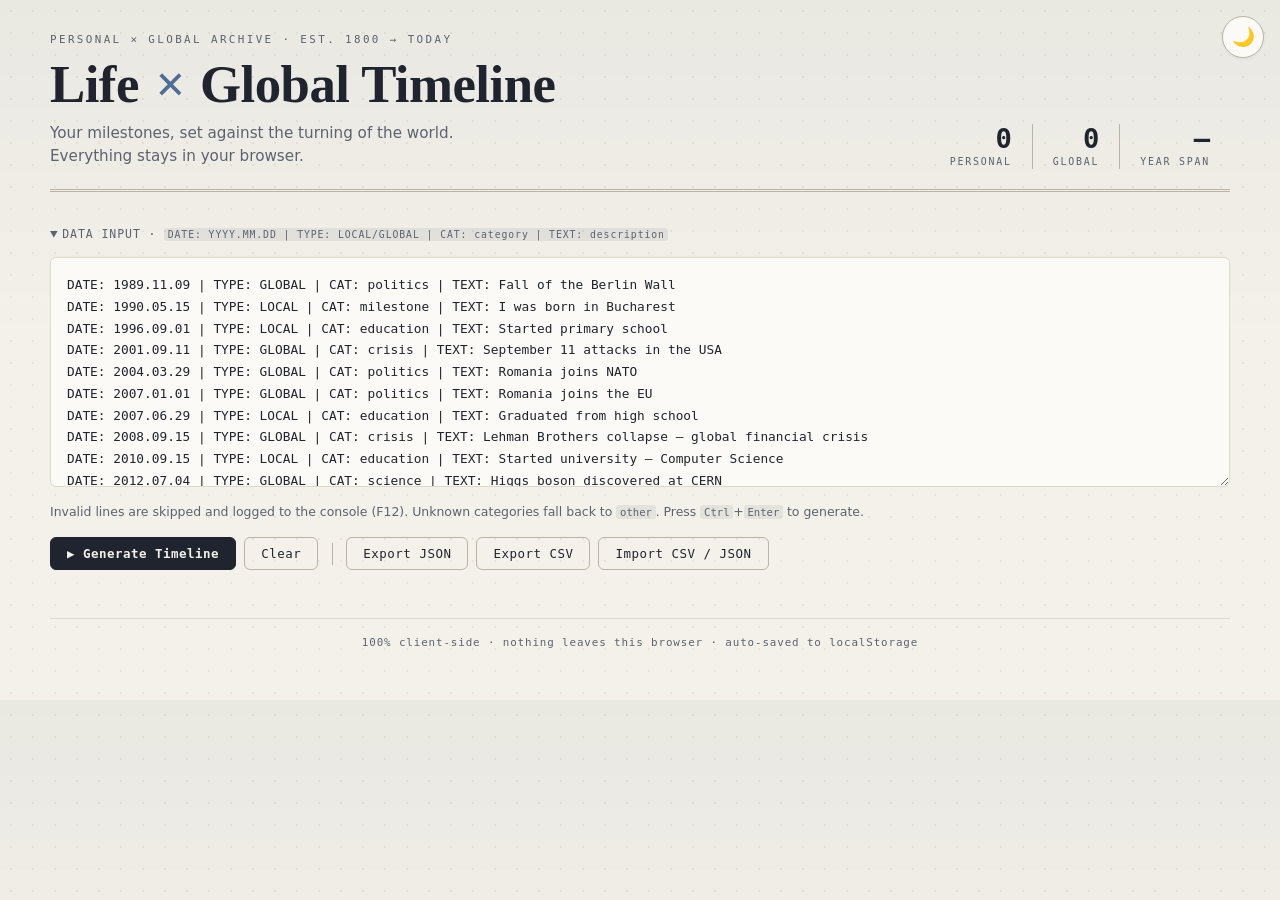
<file: demo v2/index.html>
<!-- @file index.html | @version 1.2.0 | @updated 2026-07-21 | Life × Global Timeline -->
<!DOCTYPE html>
<html lang="en" data-theme="light">
<head>
  <meta charset="UTF-8" />
  <meta name="viewport" content="width=device-width, initial-scale=1.0" />
  <meta name="description" content="A dual-axis timeline that maps personal milestones against global history. 100% client-side." />
  <!-- Strict CSP: nothing external can load. Defense-in-depth, per project security policy. -->
  <meta http-equiv="Content-Security-Policy" content="default-src 'self'; style-src 'self'; script-src 'self'; img-src 'self' data:;" />
  <title>Life × Global Timeline</title>
  <link rel="icon" href="data:image/svg+xml,<svg xmlns='http://www.w3.org/2000/svg' viewBox='0 0 100 100'><text y='.9em' font-size='90'>⏳</text></svg>" />
  <link rel="stylesheet" href="styles.css" />
</head>
<body>
  <a href="#timeline-output" class="skip-link">Skip to timeline</a>

  <button id="theme-toggle" class="theme-toggle" type="button" aria-label="Toggle light/dark theme">🌙</button>

  <!-- Masthead: archive-style header with live statistics -->
  <header class="app-masthead">
    <div class="masthead-title">
      <p class="eyebrow">Personal × Global Archive · Est. 1800 → Today</p>
      <h1 class="app-title">Life <span class="times">×</span> Global Timeline</h1>
      <p class="tagline">Your milestones, set against the turning of the world. Everything stays in your browser.</p>
    </div>
    <div class="stats" role="status" aria-label="Timeline statistics">
      <div class="stat"><span class="stat-num" id="stat-local">0</span><span class="stat-label">Personal</span></div>
      <div class="stat"><span class="stat-num" id="stat-global">0</span><span class="stat-label">Global</span></div>
      <div class="stat"><span class="stat-num" id="stat-span">—</span><span class="stat-label">Year span</span></div>
    </div>
  </header>

  <main>
    <!-- Data input, collapsible so the timeline takes center stage -->
    <details class="data-input" open>
      <summary>DATA INPUT · <code>DATE: YYYY.MM.DD | TYPE: LOCAL/GLOBAL | CAT: category | TEXT: description</code></summary>
      <textarea id="input-data" spellcheck="false"
        aria-label="Timeline events, one per line, in the documented format">DATE: 1989.11.09 | TYPE: GLOBAL | CAT: politics | TEXT: Fall of the Berlin Wall
DATE: 1990.05.15 | TYPE: LOCAL | CAT: milestone | TEXT: I was born in Bucharest
DATE: 1996.09.01 | TYPE: LOCAL | CAT: education | TEXT: Started primary school
DATE: 2001.09.11 | TYPE: GLOBAL | CAT: crisis | TEXT: September 11 attacks in the USA
DATE: 2004.03.29 | TYPE: GLOBAL | CAT: politics | TEXT: Romania joins NATO
DATE: 2007.01.01 | TYPE: GLOBAL | CAT: politics | TEXT: Romania joins the EU
DATE: 2007.06.29 | TYPE: LOCAL | CAT: education | TEXT: Graduated from high school
DATE: 2008.09.15 | TYPE: GLOBAL | CAT: crisis | TEXT: Lehman Brothers collapse — global financial crisis
DATE: 2010.09.15 | TYPE: LOCAL | CAT: education | TEXT: Started university — Computer Science
DATE: 2012.07.04 | TYPE: GLOBAL | CAT: science | TEXT: Higgs boson discovered at CERN
DATE: 2014.06.01 | TYPE: LOCAL | CAT: career | TEXT: First internship at a tech company
DATE: 2016.06.23 | TYPE: GLOBAL | CAT: politics | TEXT: Brexit referendum — UK votes to leave EU
DATE: 2017.09.01 | TYPE: LOCAL | CAT: career | TEXT: First full-time job as a developer
DATE: 2020.03.11 | TYPE: GLOBAL | CAT: crisis | TEXT: WHO declares COVID-19 a global pandemic
DATE: 2020.04.15 | TYPE: LOCAL | CAT: career | TEXT: Switched to full remote work
DATE: 2022.02.24 | TYPE: GLOBAL | CAT: conflict | TEXT: Russia invades Ukraine
DATE: 2022.11.30 | TYPE: GLOBAL | CAT: science | TEXT: ChatGPT launched by OpenAI
DATE: 2023.06.10 | TYPE: LOCAL | CAT: travel | TEXT: First trip to Japan
DATE: 2024.03.01 | TYPE: LOCAL | CAT: relationship | TEXT: Got married 🎉</textarea>
      <p class="hint">Invalid lines are skipped and logged to the console (F12). Unknown categories fall back to <code>other</code>. Press <kbd>Ctrl</kbd>+<kbd>Enter</kbd> to generate.</p>
    </details>

    <!-- Toolbar -->
    <div class="controls">
      <button id="btn-generate" class="btn btn-primary" type="button">▶ Generate Timeline</button>
      <button id="btn-clear" class="btn" type="button">Clear</button>
      <span class="controls-sep" aria-hidden="true"></span>
      <button id="btn-export-json" class="btn" type="button">Export JSON</button>
      <button id="btn-export-csv" class="btn" type="button">Export CSV</button>
      <button id="btn-import" class="btn" type="button">Import CSV / JSON</button>
      <input type="file" id="file-input" accept=".csv,.json" />
    </div>

    <!-- Filter panel is populated by filters.js after each generate -->
    <section id="filter-panel" aria-label="Timeline filters"></section>

    <!-- Timeline output (announced to screen readers on update) -->
    <section id="timeline-output" aria-live="polite" aria-label="Generated timeline"></section>
  </main>

  <footer class="app-footer">
    100% client-side · nothing leaves this browser · auto-saved to localStorage
  </footer>

  <!-- Classic scripts (no ES modules) so the app works from file:// with zero server.
       Each file registers itself on the global LT namespace. -->
  <script src="parser.js"></script>
  <script src="storage.js"></script>
  <script src="filters.js"></script>
  <script src="theme.js"></script>
  <script src="io.js"></script>
  <script src="renderer.js"></script>
  <script src="app.js"></script>
</body>
</html>
</file>
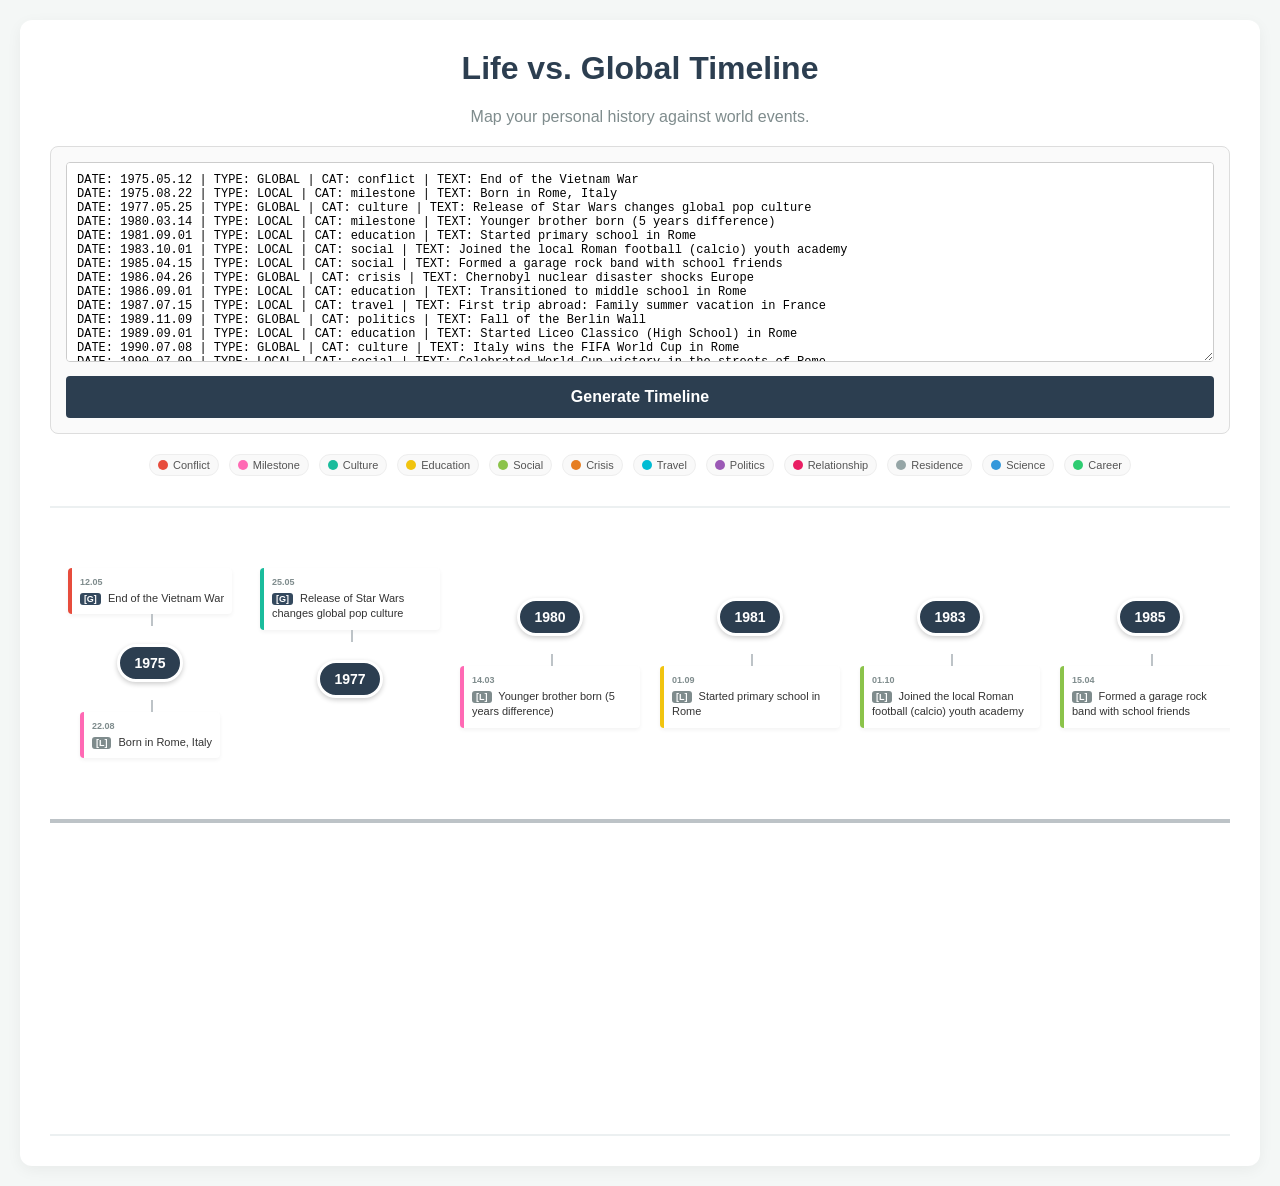
<file: demo/index.html>
<!DOCTYPE html>
<html lang="en">
<head>
    <meta charset="UTF-8">
    <meta name="viewport" content="width=device-width, initial-scale=1.0">
    <meta http-equiv="Content-Security-Policy" content="default-src 'self'; script-src 'self'; style-src 'self'; img-src 'self'; object-src 'none'; base-uri 'none'; form-action 'none'; frame-ancestors 'none';">
    <title>Life vs. Global Timeline</title>
    <link rel="stylesheet" href="css/style.css">
</head>
<body>

    <div class="container">
        <h1>Life vs. Global Timeline</h1>
        <p class="subtitle">Map your personal history against world events.</p>

        <div class="input-section">
            <textarea id="data-input" aria-label="Timeline event data">DATE: 1975.05.12 | TYPE: GLOBAL | CAT: conflict | TEXT: End of the Vietnam War
DATE: 1975.08.22 | TYPE: LOCAL | CAT: milestone | TEXT: Born in Rome, Italy
DATE: 1977.05.25 | TYPE: GLOBAL | CAT: culture | TEXT: Release of Star Wars changes global pop culture
DATE: 1980.03.14 | TYPE: LOCAL | CAT: milestone | TEXT: Younger brother born (5 years difference)
DATE: 1981.09.01 | TYPE: LOCAL | CAT: education | TEXT: Started primary school in Rome
DATE: 1983.10.01 | TYPE: LOCAL | CAT: social | TEXT: Joined the local Roman football (calcio) youth academy
DATE: 1985.04.15 | TYPE: LOCAL | CAT: social | TEXT: Formed a garage rock band with school friends
DATE: 1986.04.26 | TYPE: GLOBAL | CAT: crisis | TEXT: Chernobyl nuclear disaster shocks Europe
DATE: 1986.09.01 | TYPE: LOCAL | CAT: education | TEXT: Transitioned to middle school in Rome
DATE: 1987.07.15 | TYPE: LOCAL | CAT: travel | TEXT: First trip abroad: Family summer vacation in France
DATE: 1989.11.09 | TYPE: GLOBAL | CAT: politics | TEXT: Fall of the Berlin Wall
DATE: 1989.09.01 | TYPE: LOCAL | CAT: education | TEXT: Started Liceo Classico (High School) in Rome
DATE: 1990.07.08 | TYPE: GLOBAL | CAT: culture | TEXT: Italy wins the FIFA World Cup in Rome
DATE: 1990.07.09 | TYPE: LOCAL | CAT: social | TEXT: Celebrated World Cup victory in the streets of Rome
DATE: 1991.12.26 | TYPE: GLOBAL | CAT: politics | TEXT: Dissolution of the Soviet Union
DATE: 1991.08.01 | TYPE: LOCAL | CAT: travel | TEXT: School trip to Athens, Greece
DATE: 1993.02.14 | TYPE: LOCAL | CAT: relationship | TEXT: First serious teenage girlfriend in Rome
DATE: 1993.07.20 | TYPE: LOCAL | CAT: travel | TEXT: Interrail trip visiting Spain and Portugal
DATE: 1994.06.25 | TYPE: LOCAL | CAT: education | TEXT: Graduated high school (Maturità) with top grades
DATE: 1994.08.10 | TYPE: LOCAL | CAT: travel | TEXT: Backpacking trip through Germany and Austria
DATE: 1994.04.27 | TYPE: GLOBAL | CAT: politics | TEXT: First democratic elections in South Africa
DATE: 1995.09.05 | TYPE: LOCAL | CAT: residence | TEXT: Moved to London for university
DATE: 1995.09.10 | TYPE: LOCAL | CAT: education | TEXT: Enrolled in Computer Science at a London university
DATE: 1995.10.20 | TYPE: LOCAL | CAT: social | TEXT: Bought first electric guitar for the uni band
DATE: 1996.07.05 | TYPE: GLOBAL | CAT: science | TEXT: Dolly the sheep becomes the first cloned mammal
DATE: 1997.05.01 | TYPE: LOCAL | CAT: travel | TEXT: Weekend getaway to Brussels and Amsterdam
DATE: 1997.06.26 | TYPE: GLOBAL | CAT: culture | TEXT: J.K. Rowling publishes Harry Potter
DATE: 1998.06.15 | TYPE: LOCAL | CAT: education | TEXT: Graduated with Bachelor's degree in London
DATE: 1998.08.01 | TYPE: LOCAL | CAT: residence | TEXT: Moved to Berlin, Germany
DATE: 1998.08.10 | TYPE: LOCAL | CAT: career | TEXT: Job 1: Junior Developer at a Berlin startup
DATE: 1999.01.01 | TYPE: GLOBAL | CAT: politics | TEXT: Euro currency officially established
DATE: 2000.01.01 | TYPE: GLOBAL | CAT: crisis | TEXT: The Y2K bug scare and global Millennial celebrations
DATE: 2001.09.11 | TYPE: GLOBAL | CAT: crisis | TEXT: September 11 attacks in the USA
DATE: 2002.03.01 | TYPE: LOCAL | CAT: career | TEXT: Promoted to Lead Developer at the startup
DATE: 2003.08.12 | TYPE: LOCAL | CAT: travel | TEXT: Road trip through Switzerland and Liechtenstein
DATE: 2004.05.01 | TYPE: GLOBAL | CAT: politics | TEXT: EU Enlargement: 10 new countries join
DATE: 2005.10.01 | TYPE: LOCAL | CAT: career | TEXT: Job 2: Hired as IT Architect at a major Berlin corp
DATE: 2006.09.18 | TYPE: LOCAL | CAT: relationship | TEXT: Met long-term partner at a tech conference
DATE: 2007.02.01 | TYPE: LOCAL | CAT: residence | TEXT: Moved into a rented apartment in Kreuzberg, Berlin
DATE: 2008.09.15 | TYPE: GLOBAL | CAT: crisis | TEXT: Global Financial Crisis (Great Recession) begins
DATE: 2008.07.20 | TYPE: LOCAL | CAT: milestone | TEXT: Brother graduates uni in Rome; flew back for party
DATE: 2009.08.05 | TYPE: LOCAL | CAT: travel | TEXT: Summer vacation in Copenhagen, Denmark
DATE: 2010.09.26 | TYPE: LOCAL | CAT: social | TEXT: Ran the Berlin Marathon (sports milestone)
DATE: 2011.10.05 | TYPE: GLOBAL | CAT: culture | TEXT: Death of Steve Jobs; shift in the tech world
DATE: 2012.01.15 | TYPE: LOCAL | CAT: career | TEXT: Job 3: Co-founded a tech consultancy in Berlin
DATE: 2013.12.23 | TYPE: LOCAL | CAT: travel | TEXT: Visited brother and parents in Rome for Christmas
DATE: 2015.02.11 | TYPE: GLOBAL | CAT: science | TEXT: Detection of gravitational waves by LIGO
DATE: 2016.06.10 | TYPE: LOCAL | CAT: relationship | TEXT: Married partner in a civil ceremony in Berlin
DATE: 2016.06.23 | TYPE: GLOBAL | CAT: politics | TEXT: UK votes for Brexit
DATE: 2017.05.20 | TYPE: LOCAL | CAT: social | TEXT: Uni band reunites for a one-off gig in London
DATE: 2019.11.01 | TYPE: LOCAL | CAT: residence | TEXT: Bought a house in the suburbs of Berlin
DATE: 2020.03.15 | TYPE: GLOBAL | CAT: crisis | TEXT: COVID-19 Pandemic locks down Europe
DATE: 2020.04.01 | TYPE: LOCAL | CAT: career | TEXT: Pivoted consultancy business to fully remote work
DATE: 2022.02.24 | TYPE: GLOBAL | CAT: conflict | TEXT: Russia invades Ukraine
DATE: 2022.06.15 | TYPE: LOCAL | CAT: social | TEXT: Organized a local charity concert in Berlin for Ukraine refugees
DATE: 2023.06.15 | TYPE: LOCAL | CAT: travel | TEXT: Post-pandemic trip to Sweden and Norway
DATE: 2023.06.15 | TYPE: GLOBAL | CAT: science | TEXT: Public release of GPT-4 and the global AI boom
DATE: 2024.06.15 | TYPE: LOCAL | CAT: career | TEXT: Expanded tech consultancy to open a new branch in Rome
DATE: 2024.06.15 | TYPE: GLOBAL | CAT: politics | TEXT: Historic European Parliament elections
DATE: 2024.06.15 | TYPE: LOCAL | CAT: relationship | TEXT: First child born in Berlin (becoming an uncle figure contextually for his brother's kids if he had any, but here he becomes a father)
DATE: 2024.06.15 | TYPE: LOCAL | CAT: education | TEXT: Enrolled in an online Executive MBA program
DATE: 2024.06.15 | TYPE: LOCAL | CAT: milestone | TEXT: Turned 49, reflecting on a life split between Italy, UK, and Germany
DATE: 2025.06.15 | TYPE: LOCAL | CAT: social | TEXT: Took a sabbatical to write a book about European tech history</textarea>
            <button id="generate-btn">Generate Timeline</button>
        </div>

        <div class="legend" id="legend-container"></div>

        <div class="timeline-wrapper">
            <div class="timeline-container" id="timeline-output"></div>
        </div>
    </div>

    <script src="app/app.js"></script>
</body>
</html>
</file>
<file: demo v2/styles.css>
/* @file styles.css | @version 1.2.0 | @updated 2026-07-21 | Life × Global Timeline */
/* ═══════════════════════════════════════════════════════════════
   styles.css — Life × Global Timeline
   Archive-ledger aesthetic: warm paper, ink, dual-axis spine.
   System font stacks only (offline-first, strict CSP — no CDN fonts).
   ═══════════════════════════════════════════════════════════════ */

/* ─── 1. Design tokens ─────────────────────────────────────────── */
:root {
  color-scheme: light;

  /* Surfaces & ink */
  --paper: #f3f1ea;
  --card: #fbfaf6;
  --ink: #20242e;
  --muted: #5c6270;
  --line: #ddd9cc;
  --line-strong: #b9b4a4;

  /* Ambient background layers */
  --dot: rgba(32, 36, 46, 0.07);
  --wash: rgba(32, 36, 46, 0.045);

  --shadow-sm: 0 1px 3px rgba(32, 36, 46, 0.07);
  --shadow-lg: 0 8px 24px rgba(32, 36, 46, 0.14);

  /* Axis identities: personal = warm gold, world = cool steel */
  --axis-local: #a3741c;
  --axis-global: #4f6d95;

  /* Type stacks */
  --font-display: 'Palatino Linotype', 'Book Antiqua', Palatino, Georgia, serif;
  --font-body: system-ui, -apple-system, 'Segoe UI', sans-serif;
  --font-mono: ui-monospace, 'Cascadia Code', 'SF Mono', Consolas, monospace;

  --radius: 6px;
}

[data-theme="dark"] {
  color-scheme: dark;

  --paper: #14171f;
  --card: #1b1f2a;
  --ink: #e8e6dd;
  --muted: #9aa0ae;
  --line: #2a2f3d;
  --line-strong: #3d4454;

  --dot: rgba(255, 255, 255, 0.045);
  --wash: rgba(255, 255, 255, 0.03);

  --shadow-sm: 0 1px 3px rgba(0, 0, 0, 0.3);
  --shadow-lg: 0 10px 28px rgba(0, 0, 0, 0.45);

  --axis-local: #d9a83e;
  --axis-global: #8ba3c7;
}

/* ─── 2. Reset & base ──────────────────────────────────────────── */
*, *::before, *::after { box-sizing: border-box; margin: 0; padding: 0; }

html { scroll-behavior: smooth; }

/* Layered ambient background: ledger dot-grid + soft top wash */
body {
  font-family: var(--font-body);
  color: var(--ink);
  line-height: 1.55;
  padding: 2rem 1.5rem 3rem;
  background-color: var(--paper);
  background-image:
    radial-gradient(var(--dot) 1px, transparent 1px),
    linear-gradient(180deg, var(--wash) 0%, transparent 340px);
  background-size: 22px 22px, 100% 100%;
  transition: background-color 0.3s, color 0.3s;
}

::selection { background: color-mix(in srgb, var(--ink) 18%, transparent); }
* { scrollbar-width: thin; scrollbar-color: var(--line-strong) transparent; }

code, kbd {
  font-family: var(--font-mono);
  font-size: 0.85em;
  background: color-mix(in srgb, var(--ink) 7%, transparent);
  padding: 0.1em 0.35em;
  border-radius: 3px;
}

/* ─── 3. Accessibility helpers ─────────────────────────────────── */
.skip-link {
  position: absolute;
  top: -100%;
  left: 0;
  z-index: 999;
  padding: 0.5rem 1rem;
  background: var(--ink);
  color: var(--paper);
  border-radius: 0 0 var(--radius) 0;
  text-decoration: none;
}
.skip-link:focus { top: 0; }

:focus-visible { outline: 2px solid var(--ink); outline-offset: 2px; }

/* ─── 4. Masthead ──────────────────────────────────────────────── */
.app-masthead {
  max-width: 1180px;
  margin: 0 auto 1.75rem;
  padding-bottom: 1.25rem;
  border-bottom: 3px double var(--line-strong); /* archival double rule */
  display: flex;
  flex-wrap: wrap;
  gap: 1.5rem;
  align-items: flex-end;
  justify-content: space-between;
}

.eyebrow {
  font-family: var(--font-mono);
  font-size: 0.68rem;
  letter-spacing: 0.22em;
  text-transform: uppercase;
  color: var(--muted);
  margin-bottom: 0.5rem;
}

.app-title {
  font-family: var(--font-display);
  font-size: clamp(2.1rem, 5vw, 3.3rem);
  font-weight: 700;
  line-height: 1.05;
  letter-spacing: -0.01em;
}
.app-title .times { color: var(--axis-global); font-style: italic; padding: 0 0.06em; }

.tagline {
  margin-top: 0.6rem;
  max-width: 46ch;
  color: var(--muted);
  font-size: 0.95rem;
}

/* Live statistics block */
.stats { display: flex; gap: 0; }
.stat {
  display: flex;
  flex-direction: column;
  align-items: flex-end;
  padding: 0 1.25rem;
  border-left: 1px solid var(--line-strong);
}
.stat:first-child { border-left: none; padding-left: 0; }
.stat-num {
  font-family: var(--font-mono);
  font-size: 1.7rem;
  font-weight: 700;
  line-height: 1.1;
}
.stat-num.bump { animation: bump 0.35s ease; }
@keyframes bump { 50% { transform: scale(1.22); } }
.stat-label {
  font-family: var(--font-mono);
  font-size: 0.62rem;
  letter-spacing: 0.18em;
  text-transform: uppercase;
  color: var(--muted);
}

/* ─── 5. Theme toggle ──────────────────────────────────────────── */
.theme-toggle {
  position: fixed;
  top: 1rem;
  right: 1rem;
  z-index: 100;
  width: 42px;
  height: 42px;
  font-size: 1.15rem;
  display: grid;
  place-items: center;
  background: var(--card);
  color: var(--ink);
  border: 1px solid var(--line-strong);
  border-radius: 50%;
  cursor: pointer;
  box-shadow: var(--shadow-sm);
  transition: transform 0.25s ease, background 0.3s;
}
.theme-toggle:hover { transform: rotate(18deg) scale(1.08); }
.theme-toggle:active { transform: scale(0.94); }

/* ─── 6. Data input (collapsible ledger) ───────────────────────── */
.data-input {
  max-width: 1180px;
  margin: 0 auto 1rem;
}
.data-input summary {
  font-family: var(--font-mono);
  font-size: 0.72rem;
  letter-spacing: 0.08em;
  color: var(--muted);
  cursor: pointer;
  padding: 0.4rem 0;
  user-select: none;
}
.data-input summary:hover { color: var(--ink); }

#input-data {
  width: 100%;
  min-height: 230px;
  margin-top: 0.4rem;
  padding: 1rem;
  font-family: var(--font-mono);
  font-size: 0.8rem;
  line-height: 1.7;
  color: var(--ink);
  background: var(--card);
  border: 1px solid var(--line);
  border-radius: var(--radius);
  resize: vertical;
  transition: border-color 0.2s, box-shadow 0.2s, background 0.3s;
}
#input-data:focus {
  outline: none;
  border-color: var(--ink);
  box-shadow: 0 0 0 3px color-mix(in srgb, var(--ink) 12%, transparent);
}

.hint {
  margin-top: 0.45rem;
  font-size: 0.78rem;
  color: var(--muted);
}

/* ─── 7. Toolbar buttons ───────────────────────────────────────── */
.controls {
  max-width: 1180px;
  margin: 0 auto 1.5rem;
  display: flex;
  flex-wrap: wrap;
  gap: 0.5rem;
  align-items: center;
}
.controls-sep { width: 1px; height: 22px; background: var(--line-strong); margin: 0 0.35rem; }

.btn {
  font-family: var(--font-mono);
  font-size: 0.78rem;
  letter-spacing: 0.04em;
  padding: 0.5rem 1rem;
  color: var(--ink);
  background: transparent;
  border: 1px solid var(--line-strong);
  border-radius: var(--radius);
  cursor: pointer;
  transition: background 0.18s, color 0.18s, border-color 0.18s, transform 0.1s;
}
.btn:hover { background: var(--ink); color: var(--paper); border-color: var(--ink); }
.btn:active { transform: translateY(1px); }

.btn-primary { background: var(--ink); color: var(--paper); border-color: var(--ink); font-weight: 700; }
.btn-primary:hover { background: color-mix(in srgb, var(--ink) 82%, var(--paper)); }

#file-input { display: none; }

/* ─── 8. Filter panel ──────────────────────────────────────────── */
#filter-panel { max-width: 1180px; margin: 0 auto; }
#filter-panel:empty { display: none; }

.filter-cats {
  border: none;
  display: flex;
  flex-wrap: wrap;
  gap: 0.45rem;
  margin-bottom: 0.9rem;
}
.filter-cats legend {
  font-family: var(--font-mono);
  font-size: 0.65rem;
  letter-spacing: 0.18em;
  text-transform: uppercase;
  color: var(--muted);
  margin-bottom: 0.45rem;
}

/* Category chip: colored dot + label; fills with category tint when active */
.filter-chip {
  --cat: var(--muted);
  display: inline-flex;
  align-items: center;
  gap: 0.45rem;
  padding: 0.28rem 0.75rem;
  font-size: 0.8rem;
  border: 1px solid var(--line);
  border-radius: 999px;
  cursor: pointer;
  user-select: none;
  transition: background 0.18s, border-color 0.18s, transform 0.12s;
}
.filter-chip:hover { transform: translateY(-1px); }
.filter-chip .dot {
  width: 8px;
  height: 8px;
  border-radius: 50%;
  background: var(--cat);
  flex-shrink: 0;
}
.filter-chip input { accent-color: var(--cat); width: 13px; height: 13px; cursor: pointer; }
.filter-chip:has(input:checked) {
  background: color-mix(in srgb, var(--cat) 14%, transparent);
  border-color: color-mix(in srgb, var(--cat) 50%, var(--line));
}

.filter-years {
  display: flex;
  flex-wrap: wrap;
  align-items: center;
  gap: 0.75rem;
  margin-bottom: 1.5rem;
  font-family: var(--font-mono);
  font-size: 0.78rem;
}
.filter-years .years-caption {
  font-size: 0.65rem;
  letter-spacing: 0.18em;
  text-transform: uppercase;
  color: var(--muted);
}
.filter-years input[type="range"] {
  flex: 1;
  min-width: 130px;
  accent-color: var(--ink);
  cursor: pointer;
}
.filter-years .year-val { font-weight: 700; min-width: 3.2em; text-align: center; }

/* ─── 9. Timeline output & dual axes ───────────────────────────── */
#timeline-output {
  max-width: 1180px;
  margin: 0 auto;
  view-transition-name: timeline;
}

.timeline-empty {
  padding: 3.5rem 1rem;
  text-align: center;
  color: var(--muted);
  border: 1px dashed var(--line-strong);
  border-radius: var(--radius);
  font-family: var(--font-mono);
  font-size: 0.85rem;
}

/* Legend row */
.timeline-legend {
  display: flex;
  flex-wrap: wrap;
  gap: 0.45rem;
  margin-bottom: 1.75rem;
}
.legend-item {
  --cat: var(--muted);
  display: inline-flex;
  align-items: center;
  gap: 0.4rem;
  font-family: var(--font-mono);
  font-size: 0.7rem;
  padding: 0.22rem 0.65rem;
  border-radius: 999px;
  background: color-mix(in srgb, var(--cat) 12%, transparent);
  border: 1px solid color-mix(in srgb, var(--cat) 35%, transparent);
}
.legend-item .dot { width: 7px; height: 7px; border-radius: 50%; background: var(--cat); }
.legend-item .count { opacity: 0.65; }

/* Two parallel tracks joined by a dashed spine */
.axes-wrapper { position: relative; }
@media (min-width: 900px) {
  .axes-wrapper {
    display: grid;
    grid-template-columns: 1fr 1fr;
    gap: 3rem;
  }
  .axes-wrapper::before {
    content: "";
    position: absolute;
    left: 50%;
    top: 0;
    bottom: 0;
    width: 1px;
    background: repeating-linear-gradient(180deg, var(--line-strong) 0 6px, transparent 6px 13px);
  }
}

.axis-head {
  position: sticky;
  top: 0;
  z-index: 10;
  display: flex;
  align-items: baseline;
  gap: 0.6rem;
  padding: 0.6rem 0;
  margin-bottom: 1rem;
  background: var(--paper);
  border-bottom: 2px solid var(--axis-ink, var(--line-strong));
  transition: background 0.3s;
}
.axis-local { --axis-ink: var(--axis-local); }
.axis-global { --axis-ink: var(--axis-global); }

.axis-title {
  font-family: var(--font-display);
  font-style: italic;
  font-size: 1.25rem;
  color: var(--axis-ink);
}
.axis-count {
  font-family: var(--font-mono);
  font-size: 0.68rem;
  color: var(--muted);
}

/* Year groups */
.year-group { margin-bottom: 1.6rem; }
.year-label {
  display: flex;
  align-items: center;
  gap: 0.8rem;
  font-family: var(--font-mono);
  font-size: 0.95rem;
  font-weight: 700;
  color: var(--muted);
  margin-bottom: 0.7rem;
}
.year-label::after { content: ""; flex: 1; height: 1px; background: var(--line); }

/* ─── 10. Event cards ──────────────────────────────────────────── */
.event-card {
  --cat: var(--muted);
  position: relative;
  background: var(--card);
  border: 1px solid var(--line);
  border-left: 3px solid var(--cat);
  border-radius: var(--radius);
  padding: 0.7rem 2.2rem 0.7rem 0.9rem;
  margin-bottom: 0.6rem;
  box-shadow: var(--shadow-sm);
  transition:
    transform 0.18s ease,
    box-shadow 0.18s ease,
    border-left-width 0.18s ease,
    background 0.3s;
}
.event-card:hover {
  transform: translateY(-3px);
  box-shadow: var(--shadow-lg);
  border-left-width: 6px;
}

.event-head { display: flex; align-items: baseline; gap: 0.6rem; flex-wrap: wrap; }
.event-date {
  font-family: var(--font-mono);
  font-size: 0.72rem;
  font-weight: 700;
  color: var(--muted);
}
.event-chip {
  display: inline-flex;
  align-items: center;
  gap: 0.35rem;
  font-size: 0.68rem;
  letter-spacing: 0.03em;
  padding: 0.1rem 0.55rem;
  border-radius: 999px;
  background: color-mix(in srgb, var(--cat) 13%, transparent);
  color: color-mix(in srgb, var(--cat) 80%, var(--ink));
}
.event-chip .dot { width: 6px; height: 6px; border-radius: 50%; background: var(--cat); }

.event-text { margin-top: 0.35rem; font-size: 0.9rem; }

.event-info-btn {
  position: absolute;
  top: 0.45rem;
  right: 0.45rem;
  background: none;
  border: none;
  font-size: 0.95rem;
  opacity: 0.45;
  cursor: pointer;
  transition: opacity 0.15s, transform 0.15s;
}
.event-info-btn:hover { opacity: 1; transform: scale(1.15); }

/* Scroll-reveal: cards enter with a staggered rise.
   Uses the CSS `translate` property so it never fights the hover transform. */
.reveal-enabled .event-card {
  opacity: 0;
  translate: 0 16px;
  transition:
    opacity 0.55s ease var(--reveal-delay, 0s),
    translate 0.55s cubic-bezier(0.22, 1, 0.36, 1) var(--reveal-delay, 0s),
    transform 0.18s ease,
    box-shadow 0.18s ease,
    border-left-width 0.18s ease;
}
.reveal-enabled .event-card.is-revealed { opacity: 1; translate: 0 0; }

/* ─── 11. Popover (event details) ──────────────────────────────── */
.event-popover {
  width: min(340px, 88vw);
  padding: 1rem 1.2rem;
  background: var(--card);
  color: var(--ink);
  border: 1px solid var(--line-strong);
  border-radius: var(--radius);
  box-shadow: var(--shadow-lg);
}
.event-popover:popover-open { animation: pop-in 0.16s ease-out; }
@keyframes pop-in {
  from { opacity: 0; transform: translateY(6px) scale(0.98); }
  to   { opacity: 1; transform: none; }
}
.event-popover::backdrop { background: color-mix(in srgb, var(--ink) 38%, transparent); }

.popover-title { font-family: var(--font-display); font-size: 1.05rem; line-height: 1.35; }
.popover-meta {
  margin-top: 0.55rem;
  font-family: var(--font-mono);
  font-size: 0.72rem;
  color: var(--muted);
}

/* ─── 12. Footer ───────────────────────────────────────────────── */
.app-footer {
  max-width: 1180px;
  margin: 3rem auto 0;
  padding-top: 1rem;
  border-top: 1px solid var(--line);
  font-family: var(--font-mono);
  font-size: 0.68rem;
  letter-spacing: 0.08em;
  color: var(--muted);
  text-align: center;
}

/* ─── 13. View Transitions (filtering crossfade) ───────────────── */
::view-transition-old(timeline),
::view-transition-new(timeline) { animation-duration: 0.25s; }

/* ─── 14. Reduced motion ───────────────────────────────────────── */
@media (prefers-reduced-motion: reduce) {
  html { scroll-behavior: auto; }
  *, *::before, *::after { animation-duration: 0.01ms !important; transition-duration: 0.01ms !important; }
  .reveal-enabled .event-card { opacity: 1 !important; translate: none !important; }
}

/* ─── 15. Small screens ────────────────────────────────────────── */
@media (max-width: 640px) {
  body { padding: 1.25rem 1rem 2.5rem; }
  .app-masthead { flex-direction: column; align-items: flex-start; }
  .stats { width: 100%; justify-content: flex-start; }
  .stat { align-items: flex-start; padding: 0 1rem; }
  .stat:first-child { padding-left: 0; }
}
</file>
<file: demo/css/style.css>
:root {
    /* GLOBAL COLORS */
    --clr-conflict: #e74c3c;
    --clr-politics: #9b59b6;
    --clr-crisis: #e67e22;
    --clr-science: #3498db;
    --clr-culture: #1abc9c;
    
    /* LOCAL COLORS */
    --clr-milestone: #ff69b4;
    --clr-education: #f1c40f;
    --clr-career: #2ecc71;
    --clr-relationship: #e91e63;
    --clr-residence: #95a5a6;
    --clr-travel: #00bcd4;
    --clr-social: #8bc34a;
    --clr-other: #7f8c8d;
}

body {
    font-family: 'Segoe UI', Tahoma, Geneva, Verdana, sans-serif;
    background-color: #f4f7f6;
    color: #333;
    margin: 0;
    padding: 20px;
}

.container {
    max-width: 1200px;
    margin: 0 auto;
    background: white;
    padding: 30px;
    border-radius: 12px;
    box-shadow: 0 4px 15px rgba(0,0,0,0.05);
}

h1 { color: #2c3e50; text-align: center; margin-top: 0; }
.subtitle { text-align: center; color: #7f8c8d; margin-bottom: 20px; }

.input-section {
    background: #fafafa;
    padding: 15px;
    border-radius: 8px;
    border: 1px solid #ddd;
    margin-bottom: 20px;
}

textarea {
    width: 100%;
    height: 200px;
    font-family: 'Courier New', Courier, monospace;
    font-size: 12px;
    padding: 10px;
    box-sizing: border-box;
    border: 1px solid #ccc;
    border-radius: 4px;
    margin-bottom: 10px;
    resize: vertical;
}

#generate-btn {
    width: 100%;
    padding: 12px;
    background: #2c3e50;
    color: white;
    border: none;
    border-radius: 4px;
    font-size: 16px;
    cursor: pointer;
    font-weight: bold;
}
#generate-btn:hover { background: #1a252f; }

/* LEGEND */
.legend {
    display: flex;
    flex-wrap: wrap;
    justify-content: center;
    gap: 10px;
    margin-bottom: 30px;
}
.legend-item {
    display: flex;
    align-items: center;
    gap: 5px;
    font-size: 11px;
    color: #555;
    background: #f9f9f9;
    padding: 4px 8px;
    border-radius: 12px;
    border: 1px solid #eee;
}
.dot { width: 10px; height: 10px; border-radius: 50%; background: var(--clr-other); }

/* TIMELINE LAYOUT */
.timeline-wrapper {
    overflow-x: auto;
    padding: 20px 0;
    border-top: 2px solid #ecf0f1;
    border-bottom: 2px solid #ecf0f1;
}

.timeline-container {
    display: flex;
    flex-direction: row;
    min-width: max-content;
    position: relative;
    padding: 40px 0;
}

/* Central Axis */
.timeline-container::before {
    content: '';
    position: absolute;
    top: 50%;
    left: 0;
    right: 0;
    height: 4px;
    background: #bdc3c7;
    transform: translateY(-50%);
    z-index: 1;
}

.year-block {
    display: flex;
    flex-direction: column;
    align-items: center;
    width: 200px;
    position: relative;
    z-index: 2;
}

.year-label {
    background: #2c3e50;
    color: white;
    padding: 8px 0;
    width: 60px;
    text-align: center;
    border-radius: 20px;
    font-weight: bold;
    font-size: 14px;
    margin: 15px 0;
    border: 3px solid white;
    box-shadow: 0 2px 5px rgba(0,0,0,0.2);
    position: relative;
    z-index: 3;
}

.events-column {
    display: flex;
    flex-direction: column;
    gap: 8px;
    width: 100%;
    padding: 0 10px;
    box-sizing: border-box;
}

.event-card {
    font-size: 11px;
    padding: 8px;
    border-radius: 4px;
    background: white;
    border-left: 4px solid #ccc;
    box-shadow: 0 2px 4px rgba(0,0,0,0.05);
    line-height: 1.4;
    position: relative;
}

.event-card .date-badge {
    font-size: 9px;
    color: #7f8c8d;
    font-weight: bold;
    display: block;
    margin-bottom: 2px;
}

.event-card .type-badge {
    font-size: 9px;
    padding: 1px 4px;
    border-radius: 3px;
    color: white;
    margin-right: 4px;
    font-weight: bold;
}
.type-global { background: #34495e; }
.type-local { background: #7f8c8d; }

/* Connector lines */
.global-col .event-card::after {
    content: '';
    position: absolute;
    bottom: -12px;
    left: 50%;
    transform: translateX(-50%);
    width: 2px;
    height: 12px;
    background: #bdc3c7;
}
.local-col .event-card::before {
    content: '';
    position: absolute;
    top: -12px;
    left: 50%;
    transform: translateX(-50%);
    width: 2px;
    height: 12px;
    background: #bdc3c7;
}

/* Category Borders */
.cat-conflict { border-color: var(--clr-conflict); }
.cat-politics { border-color: var(--clr-politics); }
.cat-crisis { border-color: var(--clr-crisis); }
.cat-science { border-color: var(--clr-science); }
.cat-culture { border-color: var(--clr-culture); }
.cat-milestone { border-color: var(--clr-milestone); }
.cat-education { border-color: var(--clr-education); }
.cat-career { border-color: var(--clr-career); }
.cat-relationship { border-color: var(--clr-relationship); }
.cat-residence { border-color: var(--clr-residence); }
.cat-travel { border-color: var(--clr-travel); }
.cat-social { border-color: var(--clr-social); }
.cat-other { border-color: var(--clr-other); }

/* Legend dots need background-color (not border-color) to actually show a fill */
.dot.cat-conflict { background: var(--clr-conflict); }
.dot.cat-politics { background: var(--clr-politics); }
.dot.cat-crisis { background: var(--clr-crisis); }
.dot.cat-science { background: var(--clr-science); }
.dot.cat-culture { background: var(--clr-culture); }
.dot.cat-milestone { background: var(--clr-milestone); }
.dot.cat-education { background: var(--clr-education); }
.dot.cat-career { background: var(--clr-career); }
.dot.cat-relationship { background: var(--clr-relationship); }
.dot.cat-residence { background: var(--clr-residence); }
.dot.cat-travel { background: var(--clr-travel); }
.dot.cat-social { background: var(--clr-social); }
.dot.cat-other { background: var(--clr-other); }
</file>
